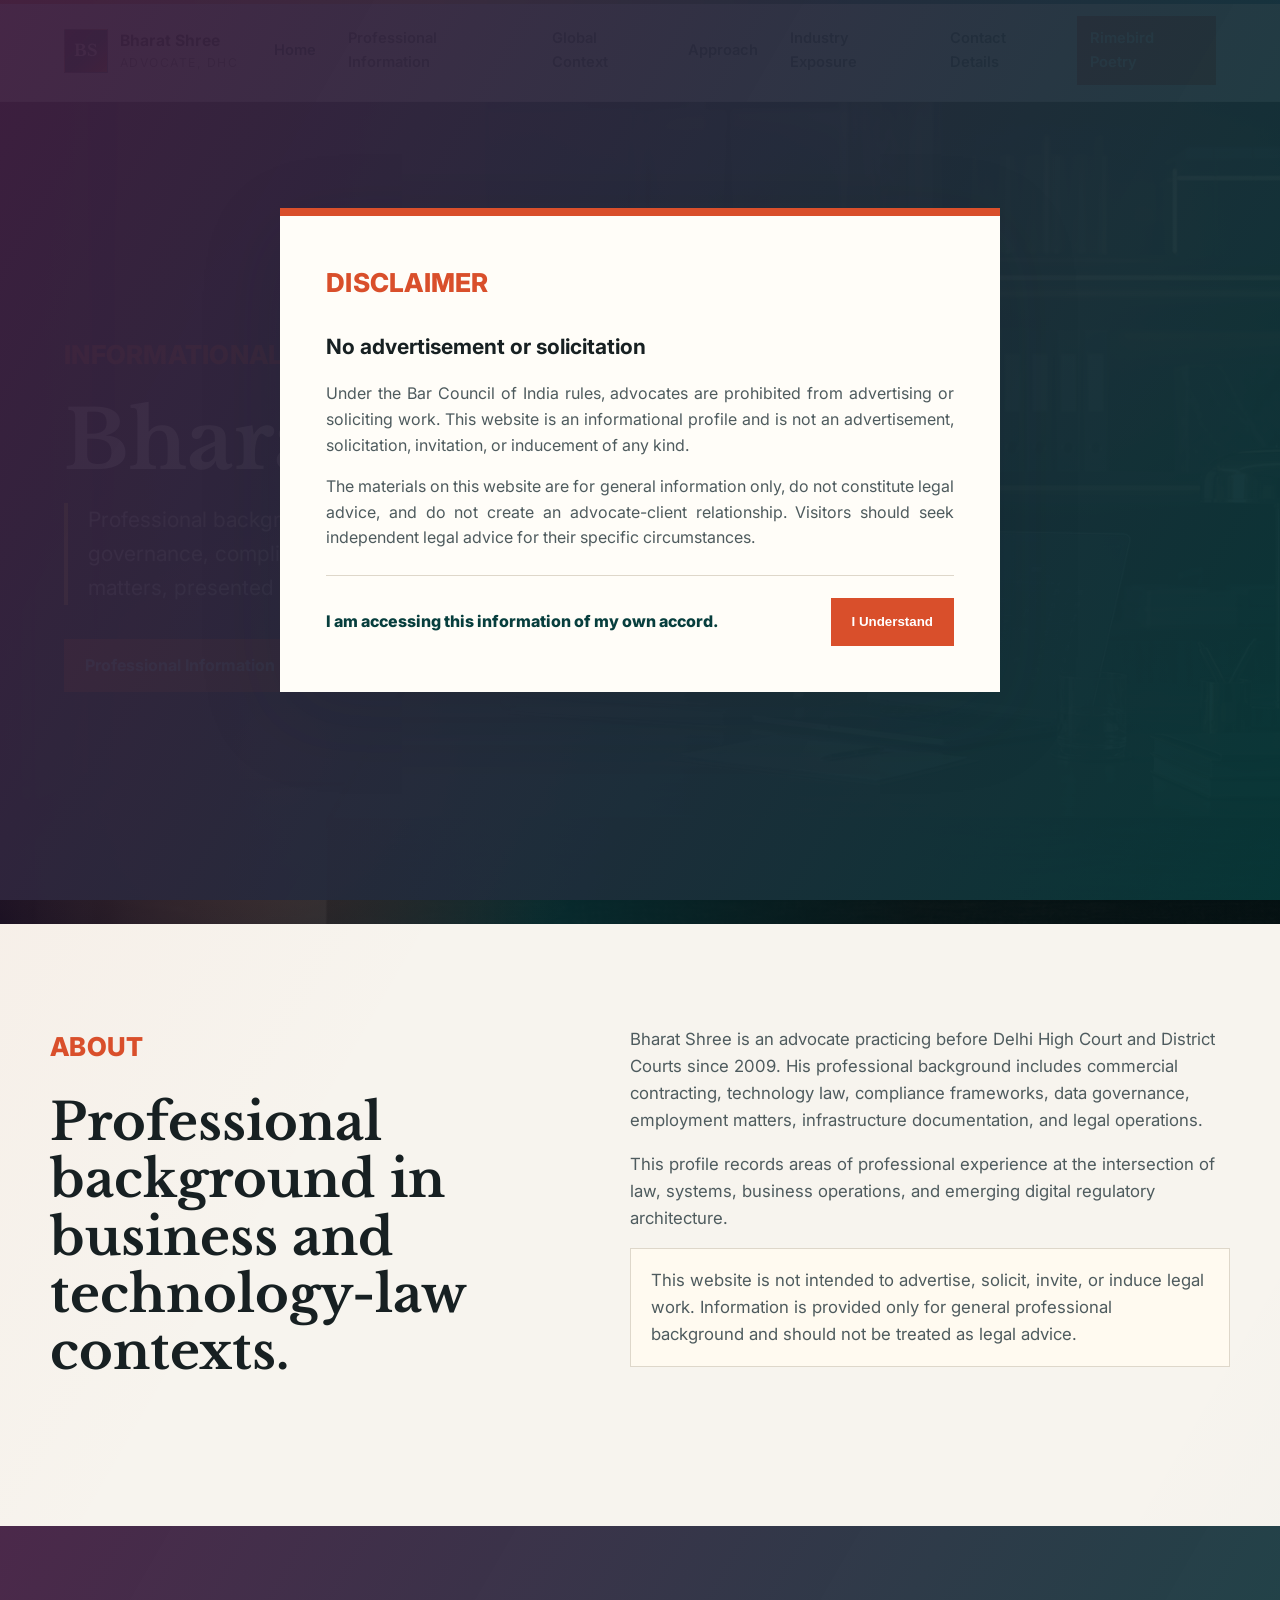
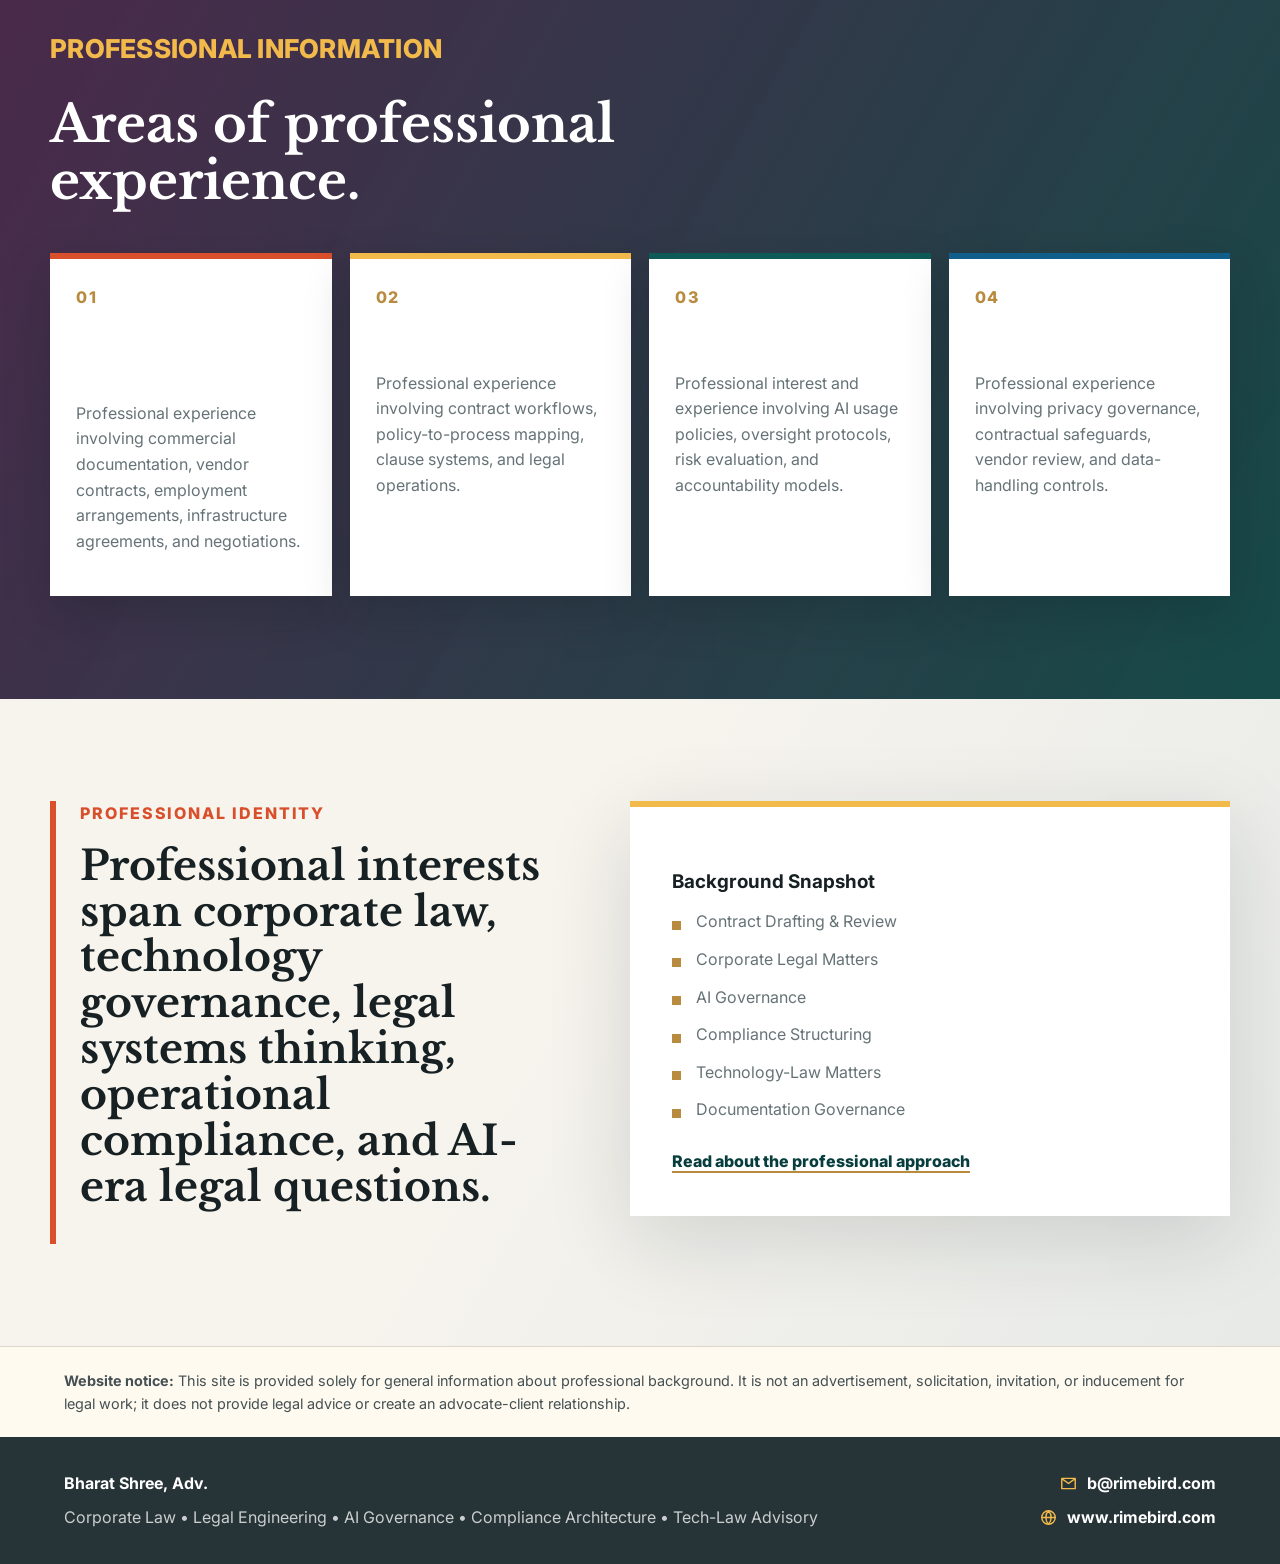
<file: index.html>
<!DOCTYPE html>
<html lang="en">
<head>
  <meta charset="UTF-8">
  <meta name="viewport" content="width=device-width, initial-scale=1.0">
  <title>Bharat Shree | Professional Profile</title>
  <meta name="description" content="Informational professional profile of Bharat Shree. This website is not an advertisement or solicitation for legal work.">
  <link rel="preconnect" href="https://fonts.googleapis.com">
  <link rel="preconnect" href="https://fonts.gstatic.com" crossorigin>
  <link href="https://fonts.googleapis.com/css2?family=Inter:wght@400;500;600;700;800&family=Libre+Baskerville:wght@400;700&display=swap" rel="stylesheet">
  <link rel="stylesheet" href="styles.css?v=3">
</head>
<body>
  <header class="site-header">
    <a class="brand" href="index.html" aria-label="Bharat Shree home">
      <span class="brand-mark">BS</span>
      <span>
        <strong>Bharat Shree</strong>
        <small>Advocate, DHC</small>
      </span>
    </a>
    <button class="nav-toggle" type="button" aria-expanded="false" aria-controls="site-nav">
      <span></span><span></span><span></span>
    </button>
    <nav class="site-nav" id="site-nav" aria-label="Primary navigation">
      <a class="active" href="index.html">Home</a>
      <a href="practice-areas.html">Professional Information</a>
      <a href="global-advisory.html">Global Context</a>
      <a href="approach.html">Approach</a>
      <a href="industries.html">Industry Exposure</a>
      <a href="contact.html">Contact Details</a>
	  <a class="nav-cta" href="https://www.rimebird.com/">Rimebird Poetry</a>
    </nav>
  </header>

  <main>
    <section class="hero">
      <div class="hero-media" role="img" aria-label="Professional office setting"></div>
      <div class="hero-overlay"></div>
      <div class="hero-content">
        <p class="eyebrow">Informational Professional Profile</p>
        <h2>Bharat Shree</h2>
        <p class="hero-copy">Professional background in corporate law, legal engineering, AI governance, compliance architecture, and technology-law matters, presented for general information only.</p>
        <div class="hero-actions">
          <a class="button primary" href="practice-areas.html">Professional Information</a>
          <a class="button secondary" href="contact.html">Contact Details</a>
        </div>
      </div>
    </section>

    <section class="section intro-grid">
      <div>
        <p class="section-kicker">About</p>
        <h2>Professional background in business and technology-law contexts.</h2>
      </div>
      <div class="lead-stack">
        <p>Bharat Shree is an advocate practicing before Delhi High Court and District Courts since 2009. His professional background includes commercial contracting, technology law, compliance frameworks, data governance, employment matters, infrastructure documentation, and legal operations.</p>
        <p>This profile records areas of professional experience at the intersection of law, systems, business operations, and emerging digital regulatory architecture.</p>
        <p class="disclaimer-note">This website is not intended to advertise, solicit, invite, or induce legal work. Information is provided only for general professional background and should not be treated as legal advice.</p>
      </div>
    </section>

    <section class="band">
      <div class="section">
        <div class="section-heading">
          <p class="section-kicker">Professional Information</p>
          <h2>Areas of professional experience.</h2>
        </div>
        <div class="capability-grid">
          <a class="capability-card" href="practice-areas.html#corporate-commercial">
            <span>01</span>
            <h3>Corporate & Commercial Law</h3>
            <p>Professional experience involving commercial documentation, vendor contracts, employment arrangements, infrastructure agreements, and negotiations.</p>
          </a>
          <a class="capability-card" href="practice-areas.html#legal-engineering">
            <span>02</span>
            <h3>Legal Engineering</h3>
            <p>Professional experience involving contract workflows, policy-to-process mapping, clause systems, and legal operations.</p>
          </a>
          <a class="capability-card" href="practice-areas.html#ai-governance">
            <span>03</span>
            <h3>AI Governance</h3>
            <p>Professional interest and experience involving AI usage policies, oversight protocols, risk evaluation, and accountability models.</p>
          </a>
          <a class="capability-card" href="practice-areas.html#data-protection">
            <span>04</span>
            <h3>Data Protection</h3>
            <p>Professional experience involving privacy governance, contractual safeguards, vendor review, and data-handling controls.</p>
          </a>
        </div>
      </div>
    </section>

    <section class="section split-panel">
      <div class="quote-block">
        <p>Professional Identity</p>
        <h2>Professional interests span corporate law, technology governance, legal systems thinking, operational compliance, and AI-era legal questions.</h2>
      </div>
      <div class="snapshot">
        <h3>Background Snapshot</h3>
        <ul class="check-list">
          <li>Contract Drafting & Review</li>
          <li>Corporate Legal Matters</li>
          <li>AI Governance</li>
          <li>Compliance Structuring</li>
          <li>Technology-Law Matters</li>
          <li>Documentation Governance</li>
        </ul>
        <a class="text-link" href="approach.html">Read about the professional approach</a>
      </div>
    </section>
  </main>

  <div class="disclaimer-modal" data-disclaimer-modal role="dialog" aria-modal="true" aria-labelledby="disclaimer-title" hidden>
    <div class="disclaimer-box">
      <p class="section-kicker">Disclaimer</p>
      <h3 id="disclaimer-title">No advertisement or solicitation</h3>
      <p>Under the Bar Council of India rules, advocates are prohibited from advertising or soliciting work. This website is an informational profile and is not an advertisement, solicitation, invitation, or inducement of any kind.</p>
      <p>The materials on this website are for general information only, do not constitute legal advice, and do not create an advocate-client relationship. Visitors should seek independent legal advice for their specific circumstances.</p>
      <div class="disclaimer-action-row">
        <span>I am accessing this information of my own accord.</span>
        <button class="button primary disclaimer-accept" type="button" data-disclaimer-accept>I Understand</button>
      </div>
    </div>
  </div>

  <section class="site-notice" aria-label="Website notice">
    <p><strong>Website notice:</strong> This site is provided solely for general information about professional background. It is not an advertisement, solicitation, invitation, or inducement for legal work; it does not provide legal advice or create an advocate-client relationship.</p>
  </section>

  <footer class="site-footer">
    <div>
      <strong>Bharat Shree, Adv.</strong>
      <p>Corporate Law &bull; Legal Engineering &bull; AI Governance &bull; Compliance Architecture &bull; Tech-Law Advisory</p>
    </div>
    <div class="footer-links">
      <a class="footer-contact-link" href="mailto:b@rimebird.com" aria-label="Email Bharat Shree at b@rimebird.com">
        <svg viewBox="0 0 24 24" aria-hidden="true" focusable="false"><path d="M3.5 5.5h17v13h-17zM4.5 6.5 12 12l7.5-5.5"/></svg>
        <span>b@rimebird.com</span>
      </a>
      <a class="footer-contact-link" href="https://www.rimebird.com" aria-label="Visit www.rimebird.com">
        <svg viewBox="0 0 24 24" aria-hidden="true" focusable="false"><circle cx="12" cy="12" r="8.5"/><path d="M3.5 12h17M12 3.5c2.3 2.4 3.4 5.2 3.4 8.5S14.3 18.1 12 20.5C9.7 18.1 8.6 15.3 8.6 12S9.7 5.9 12 3.5Z"/></svg>
        <span>www.rimebird.com</span>
      </a>
    </div>
  </footer>

  <script src="script.js?v=3"></script>
</body>
</html>
</file>
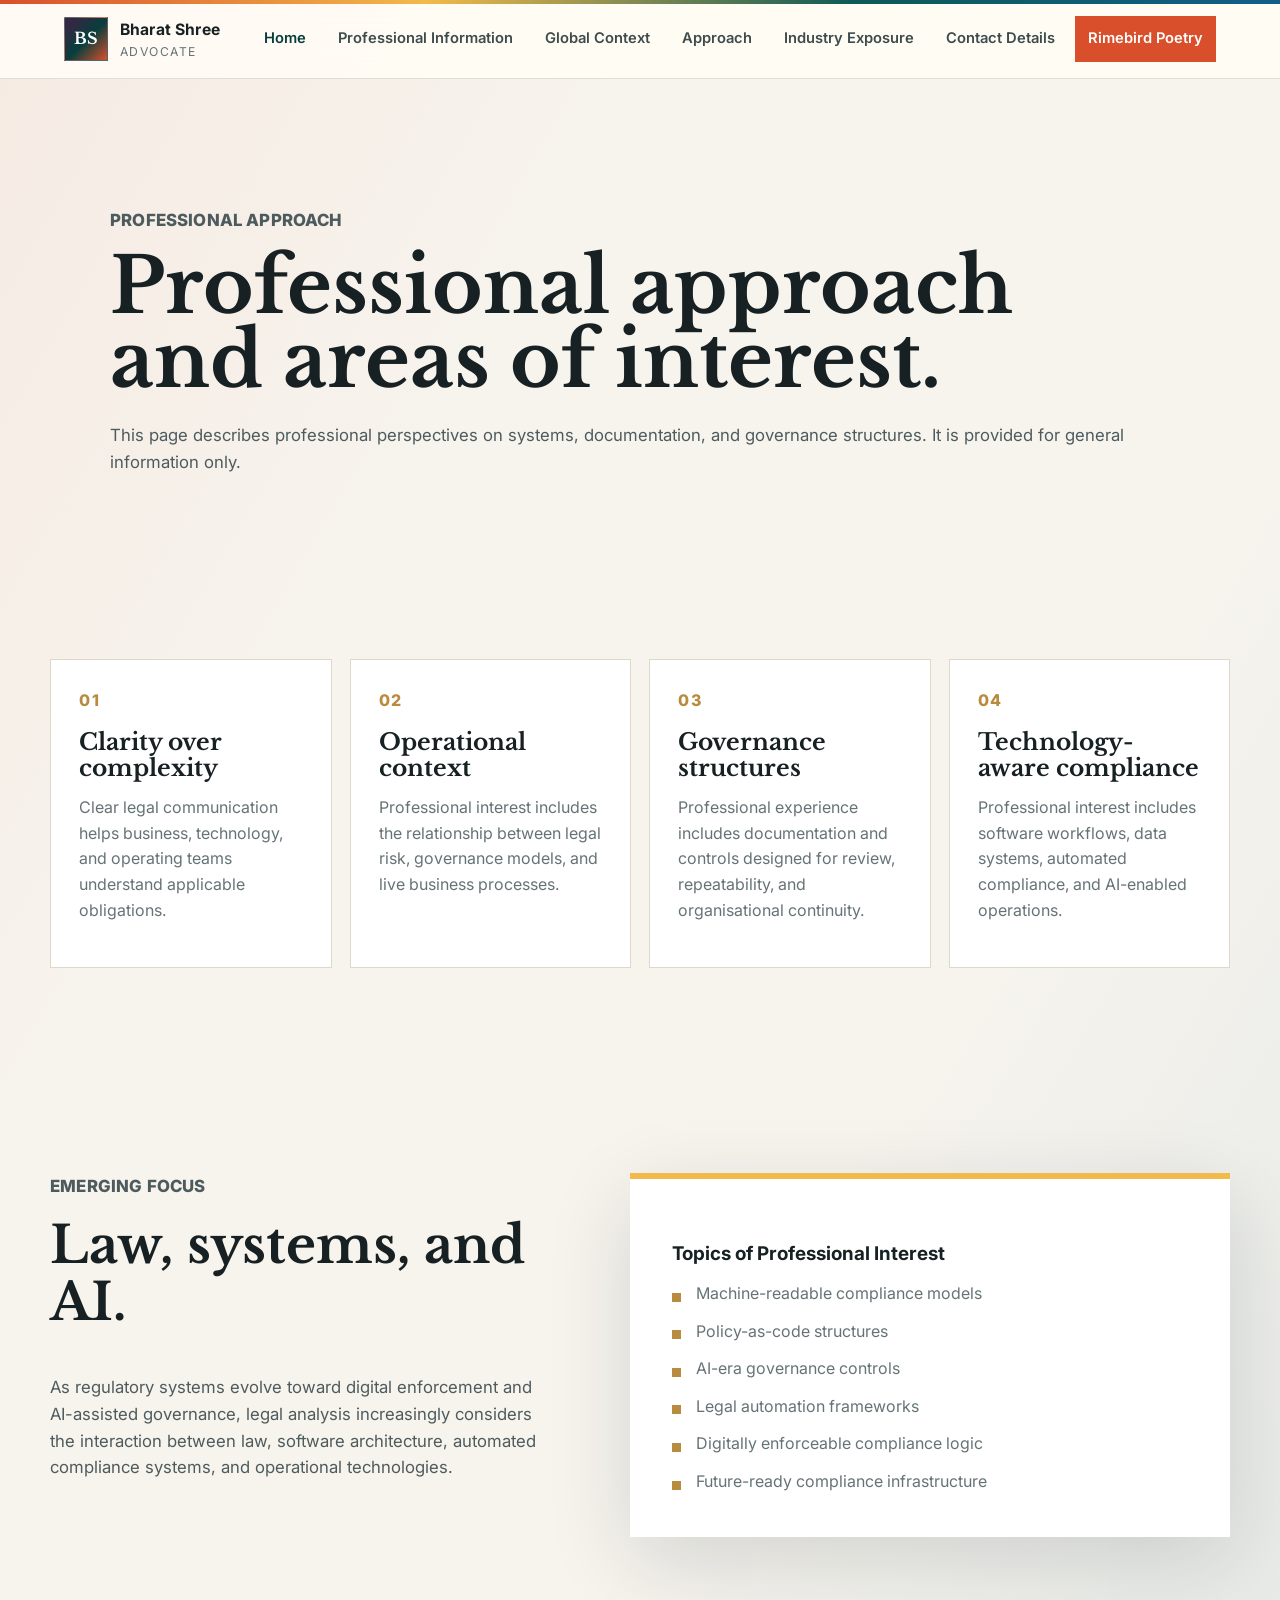
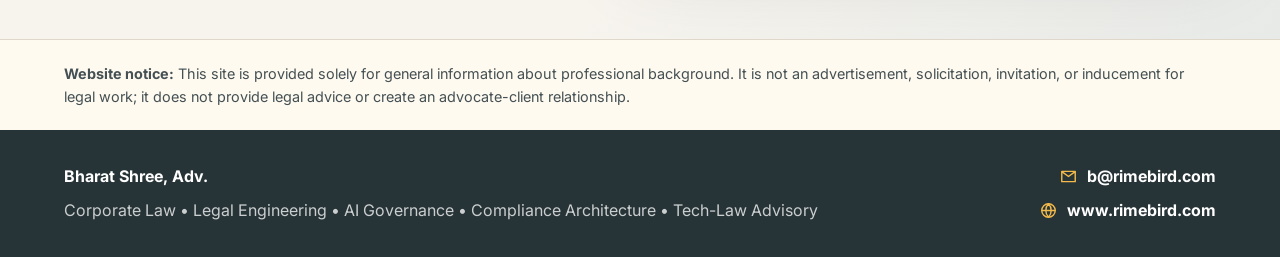
<file: approach.html>
<!DOCTYPE html>
<html lang="en">
<head>
  <meta charset="UTF-8">
  <meta name="viewport" content="width=device-width, initial-scale=1.0">
  <title>Professional Approach | Bharat Shree</title>
  <meta name="description" content="Informational professional profile of Bharat Shree. Not an advertisement or solicitation for legal work.">
  <link rel="preconnect" href="https://fonts.googleapis.com">
  <link rel="preconnect" href="https://fonts.gstatic.com" crossorigin>
  <link href="https://fonts.googleapis.com/css2?family=Inter:wght@400;500;600;700;800&family=Libre+Baskerville:wght@400;700&display=swap" rel="stylesheet">
  <link rel="stylesheet" href="styles.css">
</head>
<body>
  <header class="site-header">
    <a class="brand" href="index.html"><span class="brand-mark">BS</span><span><strong>Bharat Shree</strong><small>Advocate</small></span></a>
    <button class="nav-toggle" type="button" aria-expanded="false" aria-controls="site-nav"><span></span><span></span><span></span></button>
       <nav class="site-nav" id="site-nav" aria-label="Primary navigation">
      <a class="active" href="index.html">Home</a>
      <a href="practice-areas.html">Professional Information</a>
      <a href="global-advisory.html">Global Context</a>
      <a href="approach.html">Approach</a>
      <a href="industries.html">Industry Exposure</a>
      <a href="contact.html">Contact Details</a>
	  <a class="nav-cta" href="https://www.rimebird.com/">Rimebird Poetry</a>
    </nav>
  </header>

  <main>
    <section class="page-hero">
      <p class="eyebrow">Professional Approach</p>
      <h1>Professional approach and areas of interest.</h1>
      <p>This page describes professional perspectives on systems, documentation, and governance structures. It is provided for general information only.</p>
    </section>

    <section class="section principle-grid">
      <div class="principle"><span>01</span><h2>Clarity over complexity</h2><p>Clear legal communication helps business, technology, and operating teams understand applicable obligations.</p></div>
      <div class="principle"><span>02</span><h2>Operational context</h2><p>Professional interest includes the relationship between legal risk, governance models, and live business processes.</p></div>
      <div class="principle"><span>03</span><h2>Governance structures</h2><p>Professional experience includes documentation and controls designed for review, repeatability, and organisational continuity.</p></div>
      <div class="principle"><span>04</span><h2>Technology-aware compliance</h2><p>Professional interest includes software workflows, data systems, automated compliance, and AI-enabled operations.</p></div>
    </section>

    <section class="section two-column">
      <div class="text-block">
        <p class="section-kicker">Emerging Focus</p>
        <h2>Law, systems, and AI.</h2>
        <p>As regulatory systems evolve toward digital enforcement and AI-assisted governance, legal analysis increasingly considers the interaction between law, software architecture, automated compliance systems, and operational technologies.</p>
      </div>
      <div class="framework-card">
        <h3>Topics of Professional Interest</h3>
        <ul class="check-list compact">
          <li>Machine-readable compliance models</li>
          <li>Policy-as-code structures</li>
          <li>AI-era governance controls</li>
          <li>Legal automation frameworks</li>
          <li>Digitally enforceable compliance logic</li>
          <li>Future-ready compliance infrastructure</li>
        </ul>
      </div>
    </section>
  </main>

  <section class="site-notice" aria-label="Website notice">
    <p><strong>Website notice:</strong> This site is provided solely for general information about professional background. It is not an advertisement, solicitation, invitation, or inducement for legal work; it does not provide legal advice or create an advocate-client relationship.</p>
  </section>
  <footer class="site-footer">
    <div>
      <strong>Bharat Shree, Adv.</strong>
      <p>Corporate Law &bull; Legal Engineering &bull; AI Governance &bull; Compliance Architecture &bull; Tech-Law Advisory</p>
    </div>
    <div class="footer-links">
      <a class="footer-contact-link" href="mailto:b@rimebird.com" aria-label="Email Bharat Shree at b@rimebird.com">
        <svg viewBox="0 0 24 24" aria-hidden="true" focusable="false"><path d="M3.5 5.5h17v13h-17zM4.5 6.5 12 12l7.5-5.5"/></svg>
        <span>b@rimebird.com</span>
      </a>
      <a class="footer-contact-link" href="https://www.rimebird.com" aria-label="Visit www.rimebird.com">
        <svg viewBox="0 0 24 24" aria-hidden="true" focusable="false"><circle cx="12" cy="12" r="8.5"/><path d="M3.5 12h17M12 3.5c2.3 2.4 3.4 5.2 3.4 8.5S14.3 18.1 12 20.5C9.7 18.1 8.6 15.3 8.6 12S9.7 5.9 12 3.5Z"/></svg>
        <span>www.rimebird.com</span>
      </a>
    </div>
  </footer>
  <script src="script.js"></script>
</body>
</html>
</file>
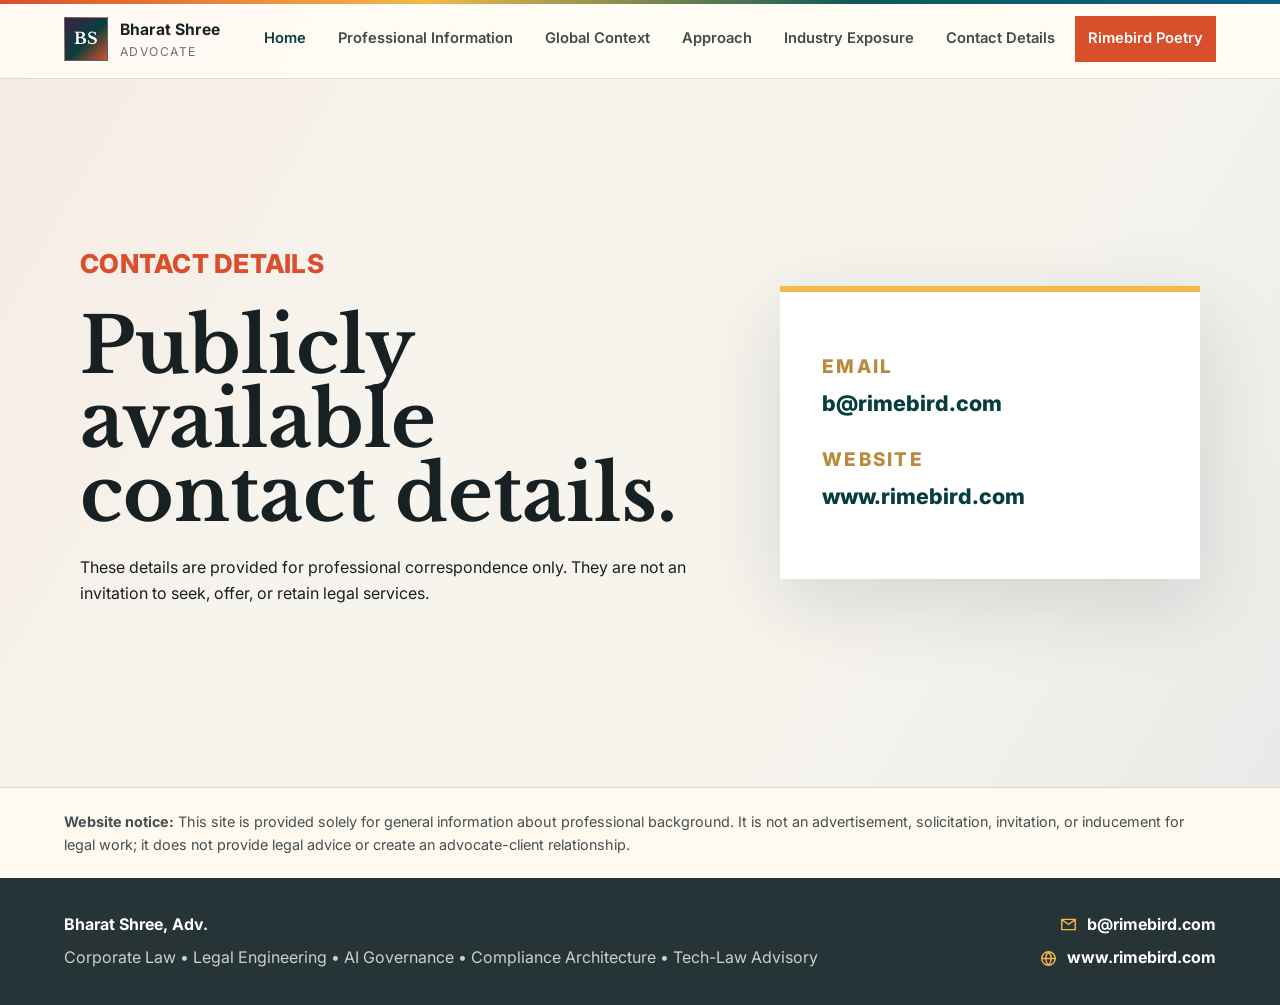
<file: contact.html>
<!DOCTYPE html>
<html lang="en">
<head>
  <meta charset="UTF-8">
  <meta name="viewport" content="width=device-width, initial-scale=1.0">
  <title>Contact Details | Bharat Shree</title>
  <meta name="description" content="Publicly available contact details for Bharat Shree. This website is not an advertisement or solicitation for legal work.">
  <link rel="preconnect" href="https://fonts.googleapis.com">
  <link rel="preconnect" href="https://fonts.gstatic.com" crossorigin>
  <link href="https://fonts.googleapis.com/css2?family=Inter:wght@400;500;600;700;800&family=Libre+Baskerville:wght@400;700&display=swap" rel="stylesheet">
  <link rel="stylesheet" href="styles.css">
</head>
<body>
  <header class="site-header">
    <a class="brand" href="index.html"><span class="brand-mark">BS</span><span><strong>Bharat Shree</strong><small>Advocate</small></span></a>
    <button class="nav-toggle" type="button" aria-expanded="false" aria-controls="site-nav"><span></span><span></span><span></span></button>
        <nav class="site-nav" id="site-nav" aria-label="Primary navigation">
      <a class="active" href="index.html">Home</a>
      <a href="practice-areas.html">Professional Information</a>
      <a href="global-advisory.html">Global Context</a>
      <a href="approach.html">Approach</a>
      <a href="industries.html">Industry Exposure</a>
      <a href="contact.html">Contact Details</a>
	  <a class="nav-cta" href="https://www.rimebird.com/">Rimebird Poetry</a>
    </nav>
  </header>

  <main>
    <section class="contact-hero">
      <div>
        <p class="eyebrow">Contact Details</p>
        <h1>Publicly available contact details.</h1>
        <p>These details are provided for professional correspondence only. They are not an invitation to seek, offer, or retain legal services.</p>
      </div>
      <div class="contact-card">
        <p>Email</p>
        <a href="mailto:b@rimebird.com">b@rimebird.com</a>
        <p>Website</p>
        <a href="http://www.rimebird.com">www.rimebird.com</a>
      </div>
    </section>
  </main>

  <section class="site-notice" aria-label="Website notice">
    <p><strong>Website notice:</strong> This site is provided solely for general information about professional background. It is not an advertisement, solicitation, invitation, or inducement for legal work; it does not provide legal advice or create an advocate-client relationship.</p>
  </section>
    <footer class="site-footer">
    <div>
      <strong>Bharat Shree, Adv.</strong>
      <p>Corporate Law &bull; Legal Engineering &bull; AI Governance &bull; Compliance Architecture &bull; Tech-Law Advisory</p>
    </div>
    <div class="footer-links">
      <a class="footer-contact-link" href="mailto:b@rimebird.com" aria-label="Email Bharat Shree at b@rimebird.com">
        <svg viewBox="0 0 24 24" aria-hidden="true" focusable="false"><path d="M3.5 5.5h17v13h-17zM4.5 6.5 12 12l7.5-5.5"/></svg>
        <span>b@rimebird.com</span>
      </a>
      <a class="footer-contact-link" href="https://www.rimebird.com" aria-label="Visit www.rimebird.com">
        <svg viewBox="0 0 24 24" aria-hidden="true" focusable="false"><circle cx="12" cy="12" r="8.5"/><path d="M3.5 12h17M12 3.5c2.3 2.4 3.4 5.2 3.4 8.5S14.3 18.1 12 20.5C9.7 18.1 8.6 15.3 8.6 12S9.7 5.9 12 3.5Z"/></svg>
        <span>www.rimebird.com</span>
      </a>
    </div>
  </footer>
  <script src="script.js"></script>
</body>
</html>
</file>
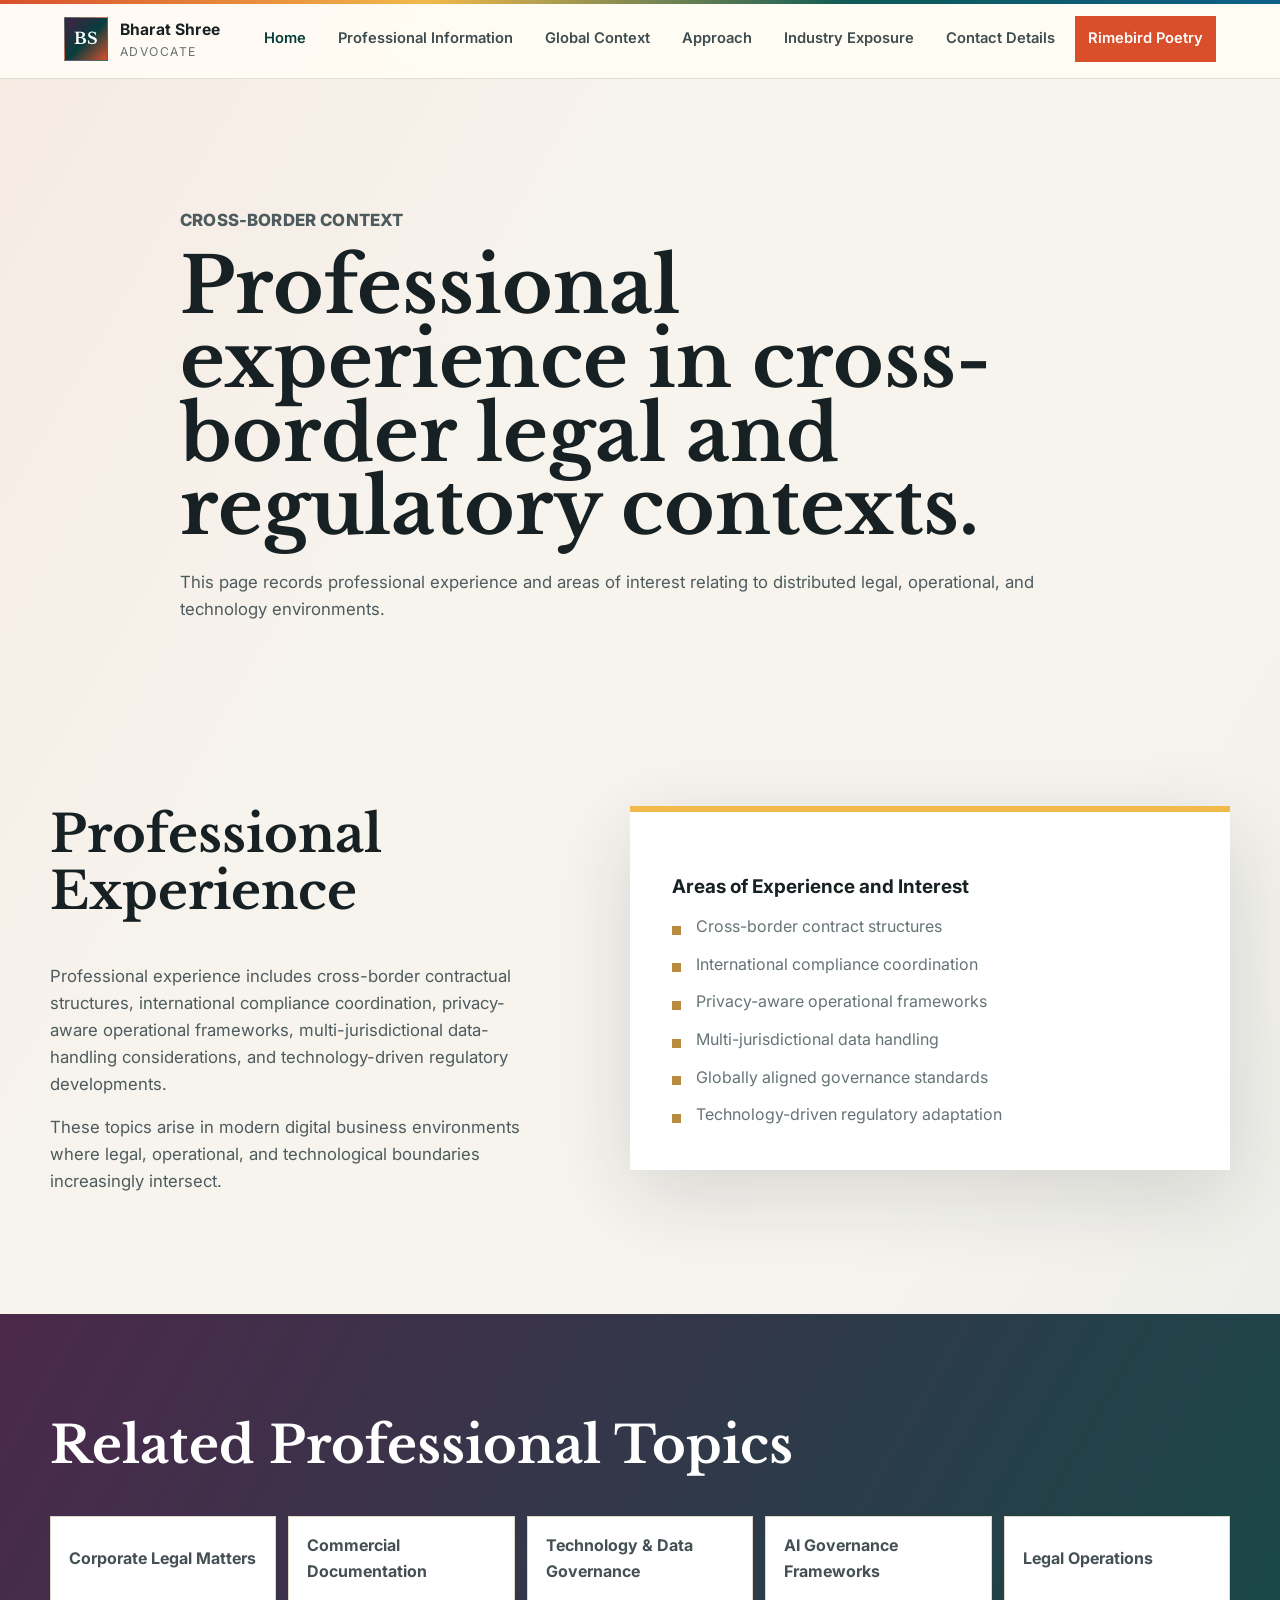
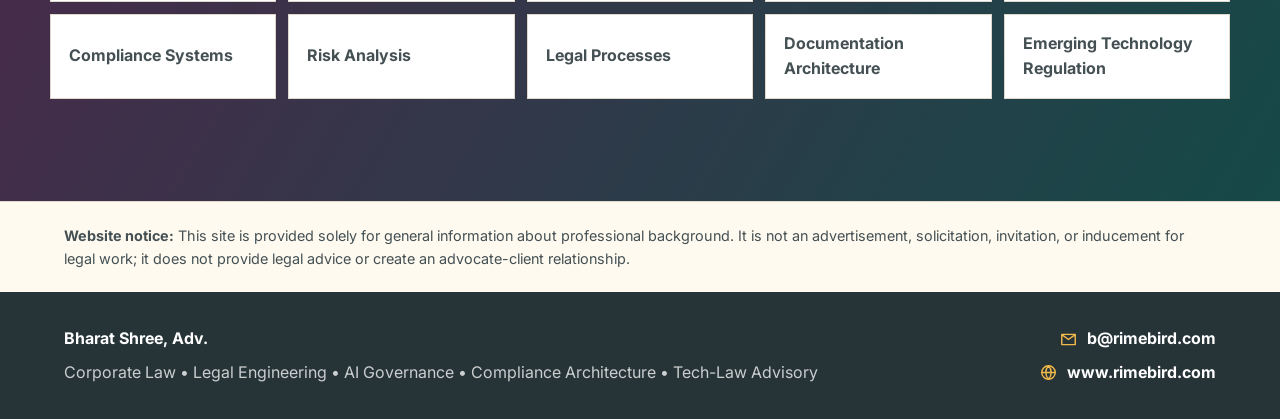
<file: global-advisory.html>
<!DOCTYPE html>
<html lang="en">
<head>
  <meta charset="UTF-8">
  <meta name="viewport" content="width=device-width, initial-scale=1.0">
  <title>Cross-Border Context | Bharat Shree</title>
  <meta name="description" content="Informational professional profile of Bharat Shree, including cross-border legal and regulatory contexts. Not an advertisement or solicitation.">
  <link rel="preconnect" href="https://fonts.googleapis.com">
  <link rel="preconnect" href="https://fonts.gstatic.com" crossorigin>
  <link href="https://fonts.googleapis.com/css2?family=Inter:wght@400;500;600;700;800&family=Libre+Baskerville:wght@400;700&display=swap" rel="stylesheet">
  <link rel="stylesheet" href="styles.css">
</head>
<body>
  <header class="site-header">
    <a class="brand" href="index.html"><span class="brand-mark">BS</span><span><strong>Bharat Shree</strong><small>Advocate</small></span></a>
    <button class="nav-toggle" type="button" aria-expanded="false" aria-controls="site-nav"><span></span><span></span><span></span></button>
        <nav class="site-nav" id="site-nav" aria-label="Primary navigation">
      <a class="active" href="index.html">Home</a>
      <a href="practice-areas.html">Professional Information</a>
      <a href="global-advisory.html">Global Context</a>
      <a href="approach.html">Approach</a>
      <a href="industries.html">Industry Exposure</a>
      <a href="contact.html">Contact Details</a>
	  <a class="nav-cta" href="https://www.rimebird.com/">Rimebird Poetry</a>
    </nav>
  </header>

  <main>
    <section class="page-hero narrow">
      <p class="eyebrow">Cross-Border Context</p>
      <h1>Professional experience in cross-border legal and regulatory contexts.</h1>
      <p>This page records professional experience and areas of interest relating to distributed legal, operational, and technology environments.</p>
    </section>

    <section class="section two-column">
      <div class="text-block">
        <h2>Professional Experience</h2>
        <p>Professional experience includes cross-border contractual structures, international compliance coordination, privacy-aware operational frameworks, multi-jurisdictional data-handling considerations, and technology-driven regulatory developments.</p>
        <p>These topics arise in modern digital business environments where legal, operational, and technological boundaries increasingly intersect.</p>
      </div>
      <div class="framework-card">
        <h3>Areas of Experience and Interest</h3>
        <ul class="check-list compact">
          <li>Cross-border contract structures</li>
          <li>International compliance coordination</li>
          <li>Privacy-aware operational frameworks</li>
          <li>Multi-jurisdictional data handling</li>
          <li>Globally aligned governance standards</li>
          <li>Technology-driven regulatory adaptation</li>
        </ul>
      </div>
    </section>

    <section class="band">
      <div class="section focus-strip">
        <h2>Related Professional Topics</h2>
        <div class="tag-cloud">
          <span>Corporate Legal Matters</span><span>Commercial Documentation</span><span>Technology & Data Governance</span><span>AI Governance Frameworks</span><span>Legal Operations</span><span>Compliance Systems</span><span>Risk Analysis</span><span>Legal Processes</span><span>Documentation Architecture</span><span>Emerging Technology Regulation</span>
        </div>
      </div>
    </section>
  </main>

  <section class="site-notice" aria-label="Website notice">
    <p><strong>Website notice:</strong> This site is provided solely for general information about professional background. It is not an advertisement, solicitation, invitation, or inducement for legal work; it does not provide legal advice or create an advocate-client relationship.</p>
  </section>
    <footer class="site-footer">
    <div>
      <strong>Bharat Shree, Adv.</strong>
      <p>Corporate Law &bull; Legal Engineering &bull; AI Governance &bull; Compliance Architecture &bull; Tech-Law Advisory</p>
    </div>
    <div class="footer-links">
      <a class="footer-contact-link" href="mailto:b@rimebird.com" aria-label="Email Bharat Shree at b@rimebird.com">
        <svg viewBox="0 0 24 24" aria-hidden="true" focusable="false"><path d="M3.5 5.5h17v13h-17zM4.5 6.5 12 12l7.5-5.5"/></svg>
        <span>b@rimebird.com</span>
      </a>
      <a class="footer-contact-link" href="https://www.rimebird.com" aria-label="Visit www.rimebird.com">
        <svg viewBox="0 0 24 24" aria-hidden="true" focusable="false"><circle cx="12" cy="12" r="8.5"/><path d="M3.5 12h17M12 3.5c2.3 2.4 3.4 5.2 3.4 8.5S14.3 18.1 12 20.5C9.7 18.1 8.6 15.3 8.6 12S9.7 5.9 12 3.5Z"/></svg>
        <span>www.rimebird.com</span>
      </a>
    </div>
  </footer>
  <script src="script.js"></script>
</body>
</html>
</file>
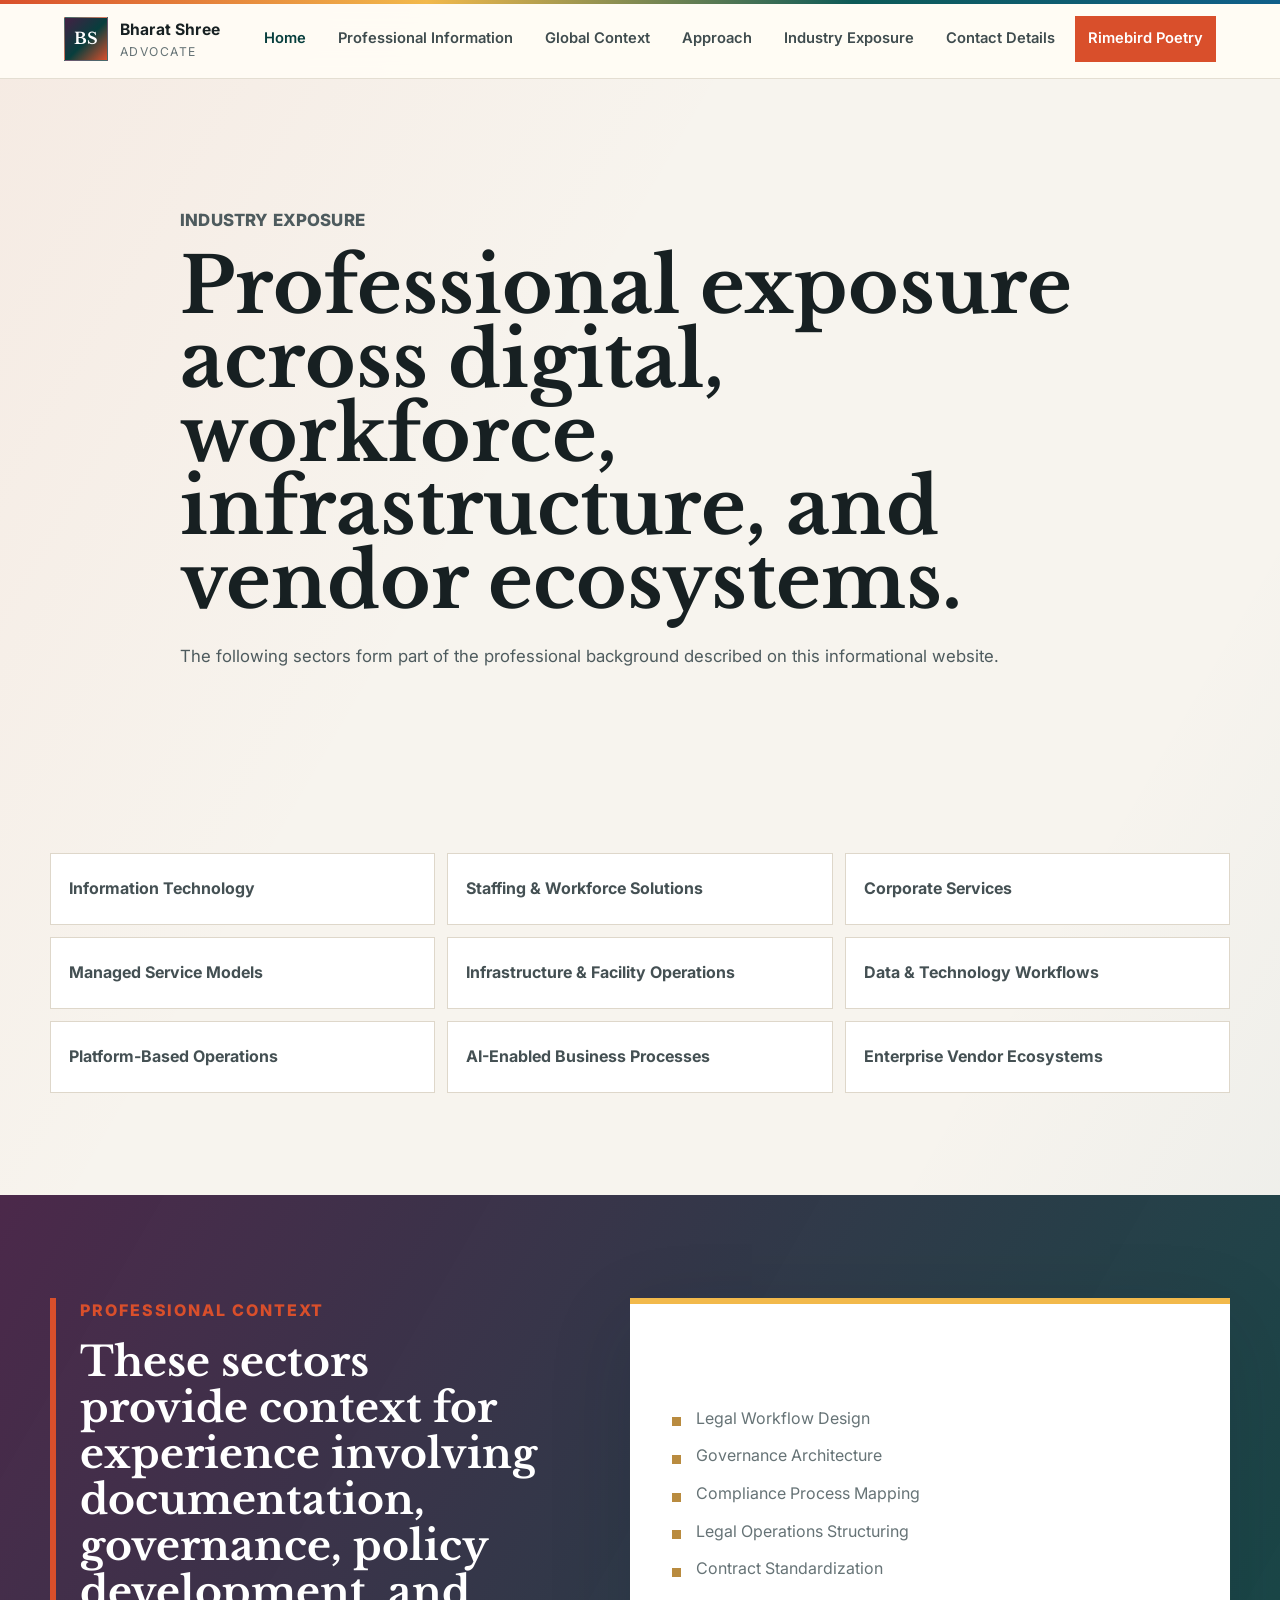
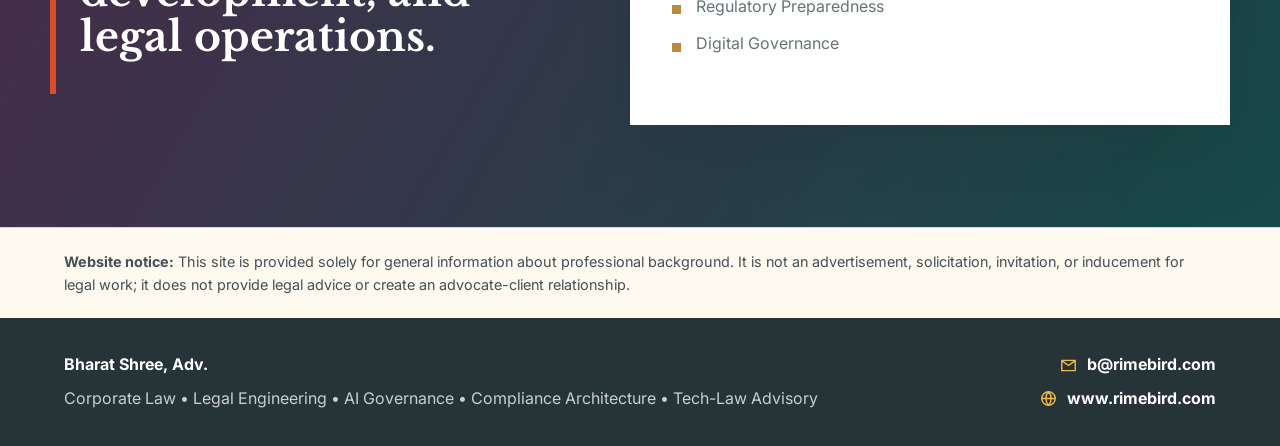
<file: industries.html>
<!DOCTYPE html>
<html lang="en">
<head>
  <meta charset="UTF-8">
  <meta name="viewport" content="width=device-width, initial-scale=1.0">
  <title>Industry Exposure | Bharat Shree</title>
  <meta name="description" content="Informational professional profile of Bharat Shree, including industry exposure. Not an advertisement or solicitation for legal work.">
  <link rel="preconnect" href="https://fonts.googleapis.com">
  <link rel="preconnect" href="https://fonts.gstatic.com" crossorigin>
  <link href="https://fonts.googleapis.com/css2?family=Inter:wght@400;500;600;700;800&family=Libre+Baskerville:wght@400;700&display=swap" rel="stylesheet">
  <link rel="stylesheet" href="styles.css">
</head>
<body>
  <header class="site-header">
    <a class="brand" href="index.html"><span class="brand-mark">BS</span><span><strong>Bharat Shree</strong><small>Advocate</small></span></a>
    <button class="nav-toggle" type="button" aria-expanded="false" aria-controls="site-nav"><span></span><span></span><span></span></button>
      <nav class="site-nav" id="site-nav" aria-label="Primary navigation">
      <a class="active" href="index.html">Home</a>
      <a href="practice-areas.html">Professional Information</a>
      <a href="global-advisory.html">Global Context</a>
      <a href="approach.html">Approach</a>
      <a href="industries.html">Industry Exposure</a>
      <a href="contact.html">Contact Details</a>
	  <a class="nav-cta" href="https://www.rimebird.com/">Rimebird Poetry</a>
    </nav>
  </header>

  <main>
    <section class="page-hero narrow">
      <p class="eyebrow">Industry Exposure</p>
      <h1>Professional exposure across digital, workforce, infrastructure, and vendor ecosystems.</h1>
      <p>The following sectors form part of the professional background described on this informational website.</p>
    </section>

    <section class="section industry-grid">
      <div>Information Technology</div>
      <div>Staffing & Workforce Solutions</div>
      <div>Corporate Services</div>
      <div>Managed Service Models</div>
      <div>Infrastructure & Facility Operations</div>
      <div>Data & Technology Workflows</div>
      <div>Platform-Based Operations</div>
      <div>AI-Enabled Business Processes</div>
      <div>Enterprise Vendor Ecosystems</div>
    </section>

    <section class="band">
      <div class="section split-panel">
        <div class="quote-block">
          <p>Professional Context</p>
          <h2>These sectors provide context for experience involving documentation, governance, policy development, and legal operations.</h2>
        </div>
        <div class="snapshot">
          <h3>Related Areas of Experience</h3>
          <ul class="check-list">
            <li>Legal Workflow Design</li>
            <li>Governance Architecture</li>
            <li>Compliance Process Mapping</li>
            <li>Legal Operations Structuring</li>
            <li>Contract Standardization</li>
            <li>Regulatory Preparedness</li>
          <li>Digital Governance</li>
          </ul>
        </div>
      </div>
    </section>
  </main>

  <section class="site-notice" aria-label="Website notice">
    <p><strong>Website notice:</strong> This site is provided solely for general information about professional background. It is not an advertisement, solicitation, invitation, or inducement for legal work; it does not provide legal advice or create an advocate-client relationship.</p>
  </section>
  <footer class="site-footer">
    <div>
      <strong>Bharat Shree, Adv.</strong>
      <p>Corporate Law &bull; Legal Engineering &bull; AI Governance &bull; Compliance Architecture &bull; Tech-Law Advisory</p>
    </div>
    <div class="footer-links">
      <a class="footer-contact-link" href="mailto:b@rimebird.com" aria-label="Email Bharat Shree at b@rimebird.com">
        <svg viewBox="0 0 24 24" aria-hidden="true" focusable="false"><path d="M3.5 5.5h17v13h-17zM4.5 6.5 12 12l7.5-5.5"/></svg>
        <span>b@rimebird.com</span>
      </a>
      <a class="footer-contact-link" href="https://www.rimebird.com" aria-label="Visit www.rimebird.com">
        <svg viewBox="0 0 24 24" aria-hidden="true" focusable="false"><circle cx="12" cy="12" r="8.5"/><path d="M3.5 12h17M12 3.5c2.3 2.4 3.4 5.2 3.4 8.5S14.3 18.1 12 20.5C9.7 18.1 8.6 15.3 8.6 12S9.7 5.9 12 3.5Z"/></svg>
        <span>www.rimebird.com</span>
      </a>
    </div>
  </footer>
  <script src="script.js"></script>
</body>
</html>
</file>
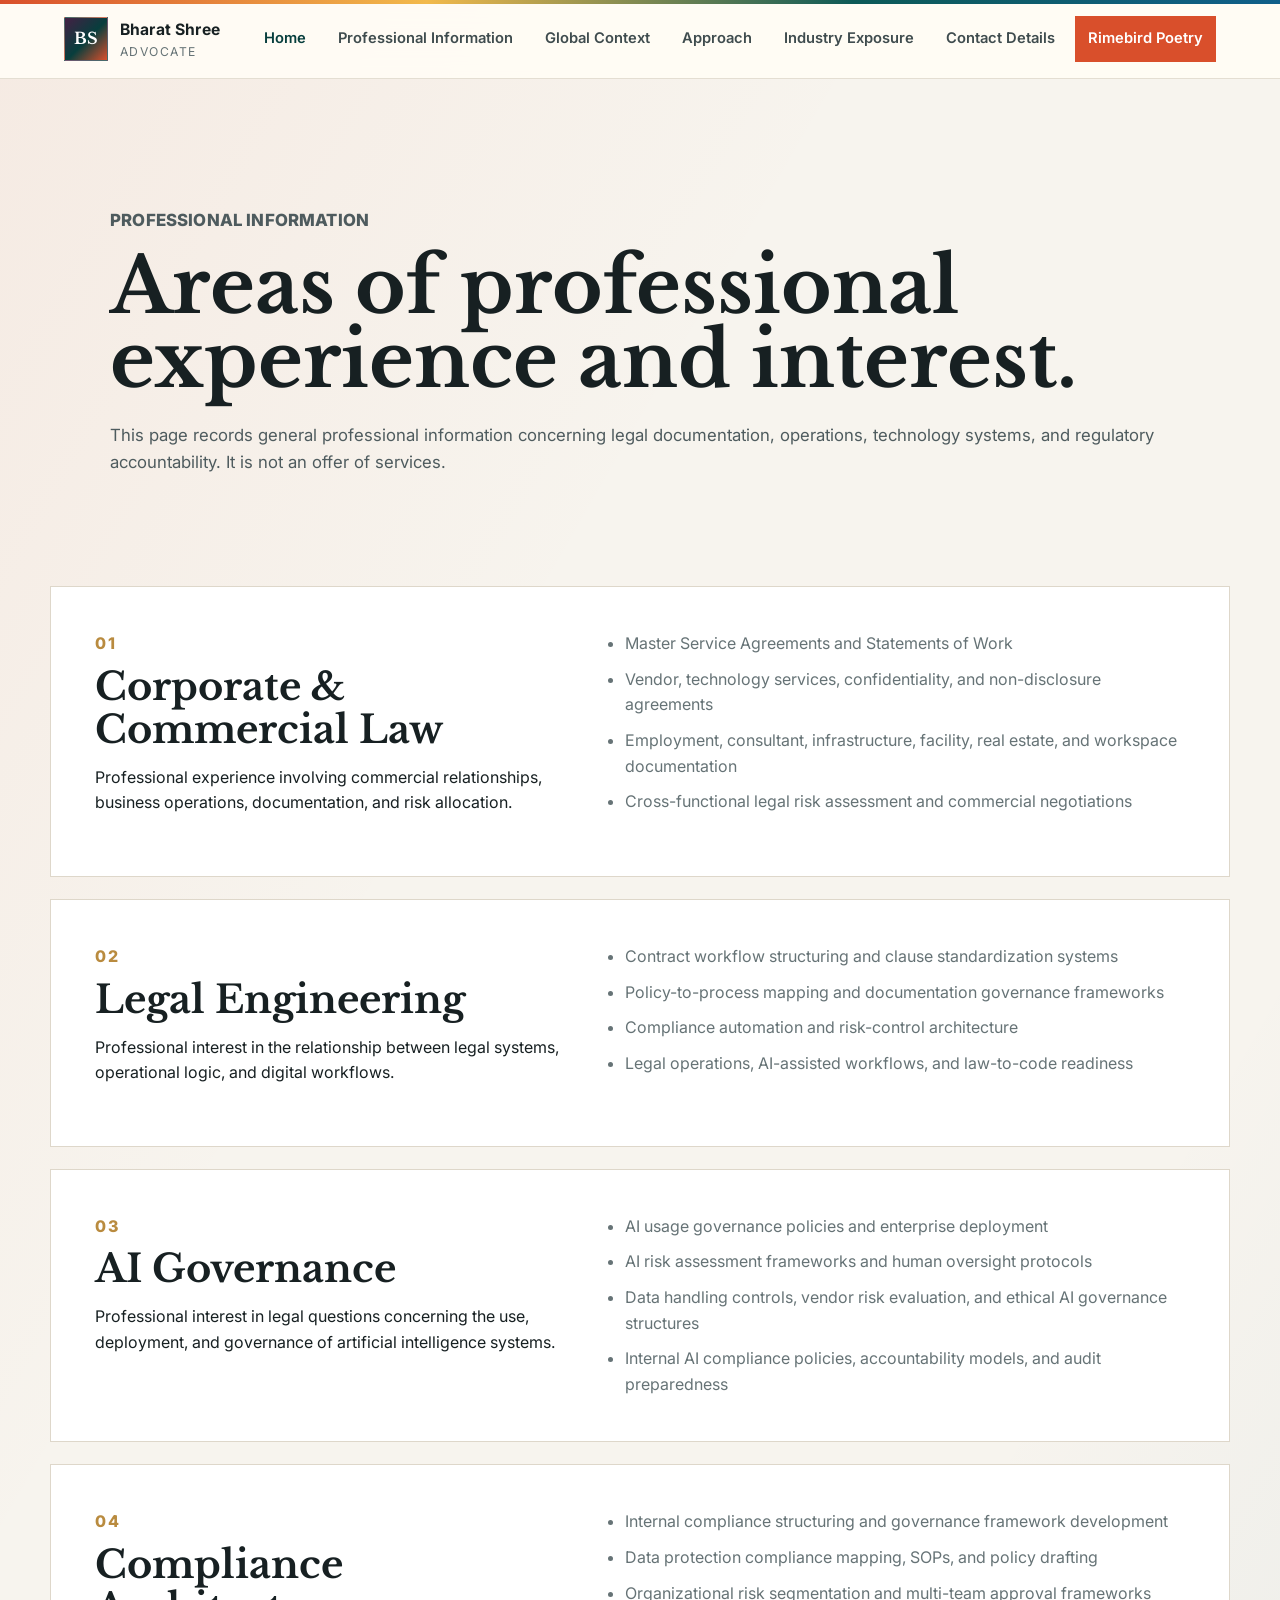
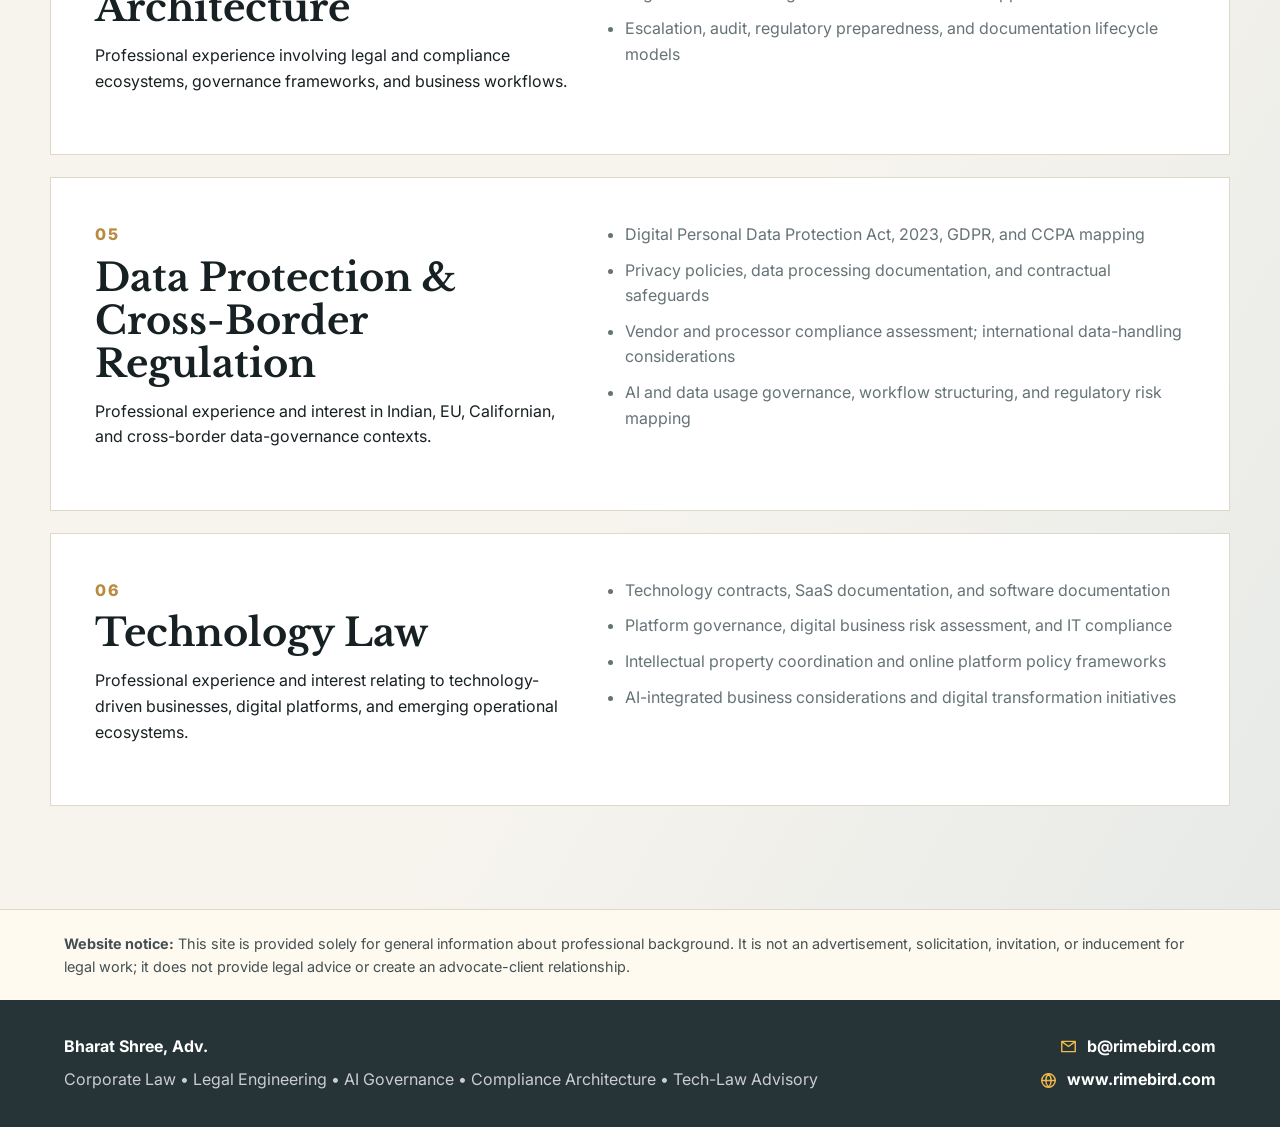
<file: practice-areas.html>
<!DOCTYPE html>
<html lang="en">
<head>
  <meta charset="UTF-8">
  <meta name="viewport" content="width=device-width, initial-scale=1.0">
  <title>Professional Information | Bharat Shree</title>
  <meta name="description" content="Informational professional profile of Bharat Shree, including areas of experience. Not an advertisement or solicitation for legal work.">
  <link rel="preconnect" href="https://fonts.googleapis.com">
  <link rel="preconnect" href="https://fonts.gstatic.com" crossorigin>
  <link href="https://fonts.googleapis.com/css2?family=Inter:wght@400;500;600;700;800&family=Libre+Baskerville:wght@400;700&display=swap" rel="stylesheet">
  <link rel="stylesheet" href="styles.css">
</head>
<body>
  <header class="site-header">
    <a class="brand" href="index.html"><span class="brand-mark">BS</span><span><strong>Bharat Shree</strong><small>Advocate</small></span></a>
    <button class="nav-toggle" type="button" aria-expanded="false" aria-controls="site-nav"><span></span><span></span><span></span></button>
        <nav class="site-nav" id="site-nav" aria-label="Primary navigation">
      <a class="active" href="index.html">Home</a>
      <a href="practice-areas.html">Professional Information</a>
      <a href="global-advisory.html">Global Context</a>
      <a href="approach.html">Approach</a>
      <a href="industries.html">Industry Exposure</a>
      <a href="contact.html">Contact Details</a>
	  <a class="nav-cta" href="https://www.rimebird.com/">Rimebird Poetry</a>
    </nav>
  </header>

  <main>
    <section class="page-hero">
      <p class="eyebrow">Professional Information</p>
      <h1>Areas of professional experience and interest.</h1>
      <p>This page records general professional information concerning legal documentation, operations, technology systems, and regulatory accountability. It is not an offer of services.</p>
    </section>

    <section class="section practice-list">
      <article class="practice-detail" id="corporate-commercial">
        <div><span class="number">01</span><h2>Corporate & Commercial Law</h2><p>Professional experience involving commercial relationships, business operations, documentation, and risk allocation.</p></div>
        <ul>
          <li>Master Service Agreements and Statements of Work</li>
          <li>Vendor, technology services, confidentiality, and non-disclosure agreements</li>
          <li>Employment, consultant, infrastructure, facility, real estate, and workspace documentation</li>
          <li>Cross-functional legal risk assessment and commercial negotiations</li>
        </ul>
      </article>

      <article class="practice-detail" id="legal-engineering">
        <div><span class="number">02</span><h2>Legal Engineering</h2><p>Professional interest in the relationship between legal systems, operational logic, and digital workflows.</p></div>
        <ul>
          <li>Contract workflow structuring and clause standardization systems</li>
          <li>Policy-to-process mapping and documentation governance frameworks</li>
          <li>Compliance automation and risk-control architecture</li>
          <li>Legal operations, AI-assisted workflows, and law-to-code readiness</li>
        </ul>
      </article>

      <article class="practice-detail" id="ai-governance">
        <div><span class="number">03</span><h2>AI Governance</h2><p>Professional interest in legal questions concerning the use, deployment, and governance of artificial intelligence systems.</p></div>
        <ul>
          <li>AI usage governance policies and enterprise deployment</li>
          <li>AI risk assessment frameworks and human oversight protocols</li>
          <li>Data handling controls, vendor risk evaluation, and ethical AI governance structures</li>
          <li>Internal AI compliance policies, accountability models, and audit preparedness</li>
        </ul>
      </article>

      <article class="practice-detail" id="compliance-architecture">
        <div><span class="number">04</span><h2>Compliance Architecture</h2><p>Professional experience involving legal and compliance ecosystems, governance frameworks, and business workflows.</p></div>
        <ul>
          <li>Internal compliance structuring and governance framework development</li>
          <li>Data protection compliance mapping, SOPs, and policy drafting</li>
          <li>Organizational risk segmentation and multi-team approval frameworks</li>
          <li>Escalation, audit, regulatory preparedness, and documentation lifecycle models</li>
        </ul>
      </article>

      <article class="practice-detail" id="data-protection">
        <div><span class="number">05</span><h2>Data Protection & Cross-Border Regulation</h2><p>Professional experience and interest in Indian, EU, Californian, and cross-border data-governance contexts.</p></div>
        <ul>
          <li>Digital Personal Data Protection Act, 2023, GDPR, and CCPA mapping</li>
          <li>Privacy policies, data processing documentation, and contractual safeguards</li>
          <li>Vendor and processor compliance assessment; international data-handling considerations</li>
          <li>AI and data usage governance, workflow structuring, and regulatory risk mapping</li>
        </ul>
      </article>

      <article class="practice-detail" id="tech-law">
        <div><span class="number">06</span><h2>Technology Law</h2><p>Professional experience and interest relating to technology-driven businesses, digital platforms, and emerging operational ecosystems.</p></div>
        <ul>
          <li>Technology contracts, SaaS documentation, and software documentation</li>
          <li>Platform governance, digital business risk assessment, and IT compliance</li>
          <li>Intellectual property coordination and online platform policy frameworks</li>
          <li>AI-integrated business considerations and digital transformation initiatives</li>
        </ul>
      </article>
    </section>
  </main>

  <section class="site-notice" aria-label="Website notice">
    <p><strong>Website notice:</strong> This site is provided solely for general information about professional background. It is not an advertisement, solicitation, invitation, or inducement for legal work; it does not provide legal advice or create an advocate-client relationship.</p>
  </section>
  <footer class="site-footer">
    <div>
      <strong>Bharat Shree, Adv.</strong>
      <p>Corporate Law &bull; Legal Engineering &bull; AI Governance &bull; Compliance Architecture &bull; Tech-Law Advisory</p>
    </div>
    <div class="footer-links">
      <a class="footer-contact-link" href="mailto:b@rimebird.com" aria-label="Email Bharat Shree at b@rimebird.com">
        <svg viewBox="0 0 24 24" aria-hidden="true" focusable="false"><path d="M3.5 5.5h17v13h-17zM4.5 6.5 12 12l7.5-5.5"/></svg>
        <span>b@rimebird.com</span>
      </a>
      <a class="footer-contact-link" href="https://www.rimebird.com" aria-label="Visit www.rimebird.com">
        <svg viewBox="0 0 24 24" aria-hidden="true" focusable="false"><circle cx="12" cy="12" r="8.5"/><path d="M3.5 12h17M12 3.5c2.3 2.4 3.4 5.2 3.4 8.5S14.3 18.1 12 20.5C9.7 18.1 8.6 15.3 8.6 12S9.7 5.9 12 3.5Z"/></svg>
        <span>www.rimebird.com</span>
      </a>
    </div>
  </footer>
  <script src="script.js"></script>
</body>
</html>
</file>
<file: styles.css>
:root {
  --ink: #172022;
  --muted: #667376;
  --paper: #f7f4ee;
  --surface: #ffffff;
  --line: #ded7ca;
  --teal: #0d5a57;
  --teal-dark: #073e3d;
  --gold: #b98b3f;
  --coral: #d94f2b;
  --plum: #442044;
  --amber: #f2b94b;
  --blue: #0f5f8a;
  --slate: #263337;
  --shadow: 0 24px 80px rgba(15, 29, 32, 0.14);
}

* {
  box-sizing: border-box;
}

html {
  scroll-behavior: smooth;
}

body {
  margin: 0;
  font-family: "Inter", Arial, sans-serif;
  color: var(--ink);
  background:
    linear-gradient(120deg, rgba(217, 79, 43, 0.06), transparent 32%),
    linear-gradient(300deg, rgba(15, 95, 138, 0.08), transparent 36%),
    var(--paper);
  line-height: 1.6;
}

a {
  color: inherit;
  text-decoration: none;
}

p, h1, h2, h3 {
  margin-top: 0;
}

.site-header {
  position: sticky;
  top: 0;
  z-index: 20;
  display: flex;
  align-items: center;
  justify-content: space-between;
  gap: 24px;
  padding: 16px clamp(20px, 5vw, 64px);
  background: rgba(255, 252, 245, 0.94);
  border-bottom: 1px solid rgba(222, 215, 202, 0.8);
  backdrop-filter: blur(16px);
}

.site-header::before {
  content: "";
  position: absolute;
  left: 0;
  right: 0;
  top: 0;
  height: 4px;
  background: linear-gradient(90deg, var(--coral), var(--amber), var(--teal), var(--blue));
}

.brand {
  display: flex;
  align-items: center;
  gap: 12px;
  min-width: max-content;
}

.brand-mark {
  display: grid;
  place-items: center;
  width: 44px;
  height: 44px;
  color: #fff;
  background: linear-gradient(135deg, var(--plum), var(--teal-dark) 52%, var(--coral));
  border: 1px solid rgba(255, 255, 255, 0.24);
  font-family: "Libre Baskerville", Georgia, serif;
  font-weight: 700;
}

.brand strong {
  display: block;
  font-size: 0.98rem;
  letter-spacing: 0.01em;
}

.brand small {
  display: block;
  color: var(--muted);
  font-size: 0.76rem;
  text-transform: uppercase;
  letter-spacing: 0.12em;
}

.site-nav {
  display: flex;
  align-items: center;
  gap: 8px;
}

.site-nav a {
  padding: 10px 12px;
  color: #3f4c4e;
  font-size: 0.92rem;
  font-weight: 600;
}

.site-nav a:hover,
.site-nav a.active {
  color: var(--teal-dark);
}

.site-nav .nav-cta {
  color: #fff;
  background: var(--coral);
  border: 1px solid var(--coral);
}

.site-nav .nav-cta:hover,
.site-nav .nav-cta.active {
  color: #fff;
  background: var(--teal);
}

.nav-toggle {
  display: none;
  width: 42px;
  height: 42px;
  padding: 10px;
  border: 1px solid var(--line);
  background: transparent;
}

.nav-toggle span {
  display: block;
  height: 2px;
  margin: 5px 0;
  background: var(--ink);
}

.hero {
  position: relative;
  min-height: calc(100vh - 78px);
  display: flex;
  align-items: center;
  padding: clamp(64px, 9vw, 120px) clamp(20px, 5vw, 72px);
  overflow: hidden;
  color: #fff;
  isolation: isolate;
}

.hero-media,
.hero-overlay {
  position: absolute;
  inset: 0;
}

.hero-media {
  background: url("assets/legal-tech-hero.png") center right / cover no-repeat;
  transform: scale(1.02);
}

.hero-overlay {
  background:
    radial-gradient(circle at 82% 18%, rgba(242, 185, 75, 0.22), transparent 24%),
    radial-gradient(circle at 22% 80%, rgba(217, 79, 43, 0.26), transparent 27%),
    linear-gradient(90deg, rgba(25, 13, 32, 0.94) 0%, rgba(7, 48, 52, 0.82) 42%, rgba(7, 26, 29, 0.42) 72%, rgba(7, 26, 29, 0.28) 100%),
    linear-gradient(0deg, rgba(7, 26, 29, 0.48), rgba(7, 26, 29, 0.06));
}

.hero::after {
  content: "";
  position: absolute;
  right: clamp(20px, 5vw, 72px);
  bottom: clamp(20px, 5vw, 60px);
  width: min(420px, 38vw);
  height: 12px;
  z-index: 1;
  background: linear-gradient(90deg, var(--coral), var(--amber), var(--teal));
  box-shadow: 0 18px 60px rgba(217, 79, 43, 0.35);
  display: none;
}

.hero-content {
  position: relative;
  width: min(720px, 100%);
}

.eyebrow,
.section-kicker {
    color: var(--coral);
    font-size: 26px;
    font-weight: 800;
    letter-spacing: 0.01em;
    text-transform: uppercase;
}

.hero h1,
.hero h2,
.page-hero h1,
.contact-hero h1 {
  margin-bottom: 24px;
  font-family: "Libre Baskerville", Georgia, serif;
  font-size: 81px;
  line-height: 0.96;
  letter-spacing: 0;
}

.hero-copy {
  max-width: 650px;
  color: rgba(255, 255, 255, 0.84);
  font-size: clamp(1.08rem, 2vw, 1.32rem);
  border-left: 4px solid var(--amber);
  padding-left: 20px;
}

.hero-actions {
  display: flex;
  flex-wrap: wrap;
  gap: 14px;
  margin-top: 34px;
}

.button {
  display: inline-flex;
  align-items: center;
  justify-content: center;
  min-height: 48px;
  padding: 13px 20px;
  border: 1px solid rgba(255, 255, 255, 0.34);
  font-weight: 700;
}

.button.primary {
  color: #fff;
  background: var(--coral);
  border-color: var(--coral);
}

.button.secondary {
  color: #fff;
  background: rgba(255, 255, 255, 0.12);
}

.section {
  width: min(1180px, calc(100% - 40px));
  margin: 0 auto;
  padding: clamp(64px, 8vw, 104px) 0;
}

.intro-grid,
.split-panel,
.two-column {
  display: grid;
  grid-template-columns: 0.9fr 1.1fr;
  gap: clamp(36px, 7vw, 96px);
  align-items: start;
}

h2 {
  font-family: "Libre Baskerville", Georgia, serif;
  font-size: clamp(2rem, 4vw, 3.4rem);
  line-height: 1.12;
  letter-spacing: 0;
}

.lead-stack p,
.text-block p,
.page-hero p {
  color: #4e5b5e;
  font-size: 1.05rem;
}

.band {
  background:
    linear-gradient(120deg, rgba(68, 32, 68, 0.96), rgba(7, 62, 61, 0.94)),
    #fffaf0;
  border-top: 0;
  border-bottom: 0;
  color: #fff;
}

.band .section-kicker {
  color: var(--amber);
}

.band h2 {
  color: #fff;
}

.section-heading {
  max-width: 780px;
  margin-bottom: 38px;
}

.capability-grid {
  display: grid;
  grid-template-columns: repeat(4, minmax(0, 1fr));
  gap: 18px;
}

.capability-card {
  min-height: 280px;
  padding: 26px;
  background: var(--surface);
  border: 0;
  border-top: 6px solid var(--coral);
  box-shadow: 0 18px 44px rgba(7, 22, 24, 0.18);
  transition: transform 180ms ease, box-shadow 180ms ease;
}

.capability-card:nth-child(2) {
  border-top-color: var(--amber);
}

.capability-card:nth-child(3) {
  border-top-color: var(--teal);
}

.capability-card:nth-child(4) {
  border-top-color: var(--blue);
}

.capability-card:hover {
  transform: translateY(-6px);
  box-shadow: 0 26px 60px rgba(7, 22, 24, 0.24);
}

.capability-card span,
.number,
.principle span {
  color: var(--gold);
  font-weight: 800;
  letter-spacing: 0.12em;
}

.capability-card h3,
.snapshot h3,
.framework-card h3,
.contact-card p {
  margin: 18px 0 12px;
  font-size: 1.18rem;
}

.capability-card p,
.snapshot li,
.framework-card li,
.principle p,
.practice-detail li {
  color: var(--muted);
}

.quote-block {
  padding-left: 24px;
  border-left: 6px solid var(--coral);
}

.quote-block h2 {
  font-size: clamp(1.65rem, 3.2vw, 2.8rem);
}

.quote-block p {
  color: var(--coral);
  font-weight: 800;
  text-transform: uppercase;
  letter-spacing: 0.12em;
}

.snapshot,
.framework-card,
.contact-card {
  padding: clamp(28px, 4vw, 42px);
  background: var(--surface);
  border: 0;
  border-top: 6px solid var(--amber);
  box-shadow: var(--shadow);
}

.check-list {
  display: grid;
  gap: 12px;
  margin: 0 0 26px;
  padding: 0;
  list-style: none;
}

.check-list li {
  position: relative;
  padding-left: 24px;
}

.check-list li::before {
  content: "";
  position: absolute;
  left: 0;
  top: 0.72em;
  width: 9px;
  height: 9px;
  background: var(--gold);
}

.check-list.compact {
  margin-bottom: 0;
}

.text-link {
  color: var(--teal-dark);
  font-weight: 800;
  border-bottom: 2px solid var(--gold);
}

.disclaimer-note {
  padding: 18px 20px;
  color: #3f4c4e;
  background: #fffaf0;
  border: 1px solid var(--line);
}

.disclaimer-modal {
  position: fixed;
  inset: 0;
  z-index: 50;
  display: grid;
  place-items: center;
  padding: 20px;
  background:
    linear-gradient(120deg, rgba(68, 32, 68, 0.88), rgba(7, 62, 61, 0.82)),
    rgba(10, 19, 20, 0.72);
}

.disclaimer-modal[hidden] {
  display: none;
}

.disclaimer-box {
  width: min(720px, 100%);
  padding: clamp(28px, 5vw, 46px);
  background: #fffdf8;
  border: 0;
  border-top: 8px solid var(--coral);
  box-shadow: var(--shadow);
}

.disclaimer-box h3 {
  margin-bottom: 18px;
  font-size: 21px !important;
}

.disclaimer-box p:not(.section-kicker) {
  color: #4e5b5e;
  text-align: justify;
}

.disclaimer-action-row {
  display: flex;
  align-items: center;
  justify-content: space-between;
  gap: 18px;
  margin-top: 24px;
  padding-top: 22px;
  border-top: 1px solid var(--line);
}

.disclaimer-action-row span {
  color: var(--teal-dark);
  font-weight: 800;
}

.disclaimer-accept {
  color: #fff;
  background: var(--coral);
  border-color: var(--coral);
}

.page-hero {
  width: min(1060px, calc(100% - 40px));
  margin: 0 auto;
  padding: clamp(72px, 10vw, 132px) 0 clamp(36px, 6vw, 64px);
}

.page-hero.narrow {
  max-width: 920px;
}

.page-hero h1,
.contact-hero h1 {
  color: var(--ink);
  font-size: clamp(2.6rem, 6vw, 5.4rem);
}

.practice-list {
  display: grid;
  gap: 22px;
  padding-top: 30px;
}

.practice-detail {
  display: grid;
  grid-template-columns: 0.9fr 1.1fr;
  gap: 36px;
  padding: clamp(28px, 4vw, 44px);
  background: var(--surface);
  border: 1px solid var(--line);
}

.practice-detail h2 {
  margin: 8px 0 14px;
  font-size: clamp(1.8rem, 3vw, 2.6rem);
}

.practice-detail ul {
  margin: 0;
  padding-left: 20px;
}

.practice-detail li + li {
  margin-top: 10px;
}

.principle-grid {
  display: grid;
  grid-template-columns: repeat(4, minmax(0, 1fr));
  gap: 18px;
}

.principle {
  padding: 28px;
  background: #fff;
  border: 1px solid var(--line);
}

.principle h2 {
  margin: 16px 0 14px;
  font-size: 1.45rem;
}

.tag-cloud,
.industry-grid {
  display: grid;
  grid-template-columns: repeat(5, minmax(0, 1fr));
  gap: 12px;
}

.tag-cloud span,
.industry-grid div {
  display: flex;
  align-items: center;
  min-height: 72px;
  padding: 16px 18px;
  background: #fff;
  border: 1px solid var(--line);
  color: #445053;
  font-weight: 700;
}

.industry-grid {
  grid-template-columns: repeat(3, minmax(0, 1fr));
}

.contact-hero {
  width: min(1120px, calc(100% - 40px));
  min-height: calc(100vh - 192px);
  margin: 0 auto;
  padding: clamp(72px, 10vw, 132px) 0;
  display: grid;
  grid-template-columns: 1fr 420px;
  gap: clamp(36px, 7vw, 86px);
  align-items: center;
}

.contact-card p {
  margin-bottom: 4px;
  color: var(--gold);
  font-weight: 800;
  text-transform: uppercase;
  letter-spacing: 0.12em;
}

.contact-card a {
  display: block;
  margin-bottom: 24px;
  color: var(--teal-dark);
  font-size: 1.35rem;
  font-weight: 800;
  overflow-wrap: anywhere;
}

.site-footer {
  display: flex;
  justify-content: space-between;
  gap: 28px;
  padding: 34px clamp(20px, 5vw, 64px);
  color: rgba(255, 255, 255, 0.76);
  background: var(--slate);
}

.site-notice {
  padding: 22px clamp(20px, 5vw, 64px);
  color: #445053;
  background: #fffaf0;
  border-top: 1px solid var(--line);
  font-size: 0.9rem;
}

.site-notice p {
  width: min(1180px, 100%);
  margin: 0 auto;
}

.site-footer strong {
  color: #fff;
}

.site-footer p {
  margin: 8px 0 0;
  max-width: 766px;
}

.footer-links {
  display: grid;
  align-content: center;
  gap: 8px;
  text-align: right;
  color: #fff;
  font-weight: 700;
}

.footer-contact-link {
  display: inline-flex;
  align-items: center;
  justify-content: flex-end;
  gap: 9px;
}

.footer-contact-link svg {
  width: 19px;
  height: 19px;
  flex: 0 0 auto;
  fill: none;
  stroke: var(--amber);
  stroke-linecap: round;
  stroke-linejoin: round;
  stroke-width: 1.8;
}

.footer-contact-link:hover span,
.footer-contact-link:focus-visible span {
  text-decoration: underline;
  text-underline-offset: 4px;
}

@media (max-width: 980px) {
  .nav-toggle {
    display: block;
  }

  .site-nav {
    position: absolute;
    top: 77px;
    left: 0;
    right: 0;
    display: none;
    flex-direction: column;
    align-items: stretch;
    padding: 14px 20px 22px;
    background: var(--paper);
    border-bottom: 1px solid var(--line);
  }

  .site-nav.open {
    display: flex;
  }

  .site-nav a {
    padding: 13px 10px;
  }

  .capability-grid,
  .principle-grid,
  .tag-cloud,
  .industry-grid {
    grid-template-columns: repeat(2, minmax(0, 1fr));
  }

  .intro-grid,
  .split-panel,
  .two-column,
  .practice-detail,
  .contact-hero {
    grid-template-columns: 1fr;
  }

  .contact-hero {
    min-height: auto;
  }
}

@media (max-width: 640px) {
  .site-header {
    padding: 14px 16px;
  }

  .brand small {
    font-size: 0.68rem;
  }

  .hero {
    min-height: 760px;
    padding: 86px 20px 56px;
    align-items: flex-end;
  }

  .hero-overlay {
    background: linear-gradient(0deg, rgba(7, 22, 24, 0.96) 0%, rgba(7, 22, 24, 0.78) 56%, rgba(7, 22, 24, 0.28) 100%);
  }

  .hero-actions,
  .button {
    width: 100%;
  }

  .capability-grid,
  .principle-grid,
  .tag-cloud,
  .industry-grid {
    grid-template-columns: 1fr;
  }

  .site-footer {
    display: block;
  }

  .footer-links {
    margin-top: 22px;
    text-align: left;
  }

  .footer-contact-link {
    justify-content: flex-start;
  }
}
</file>
